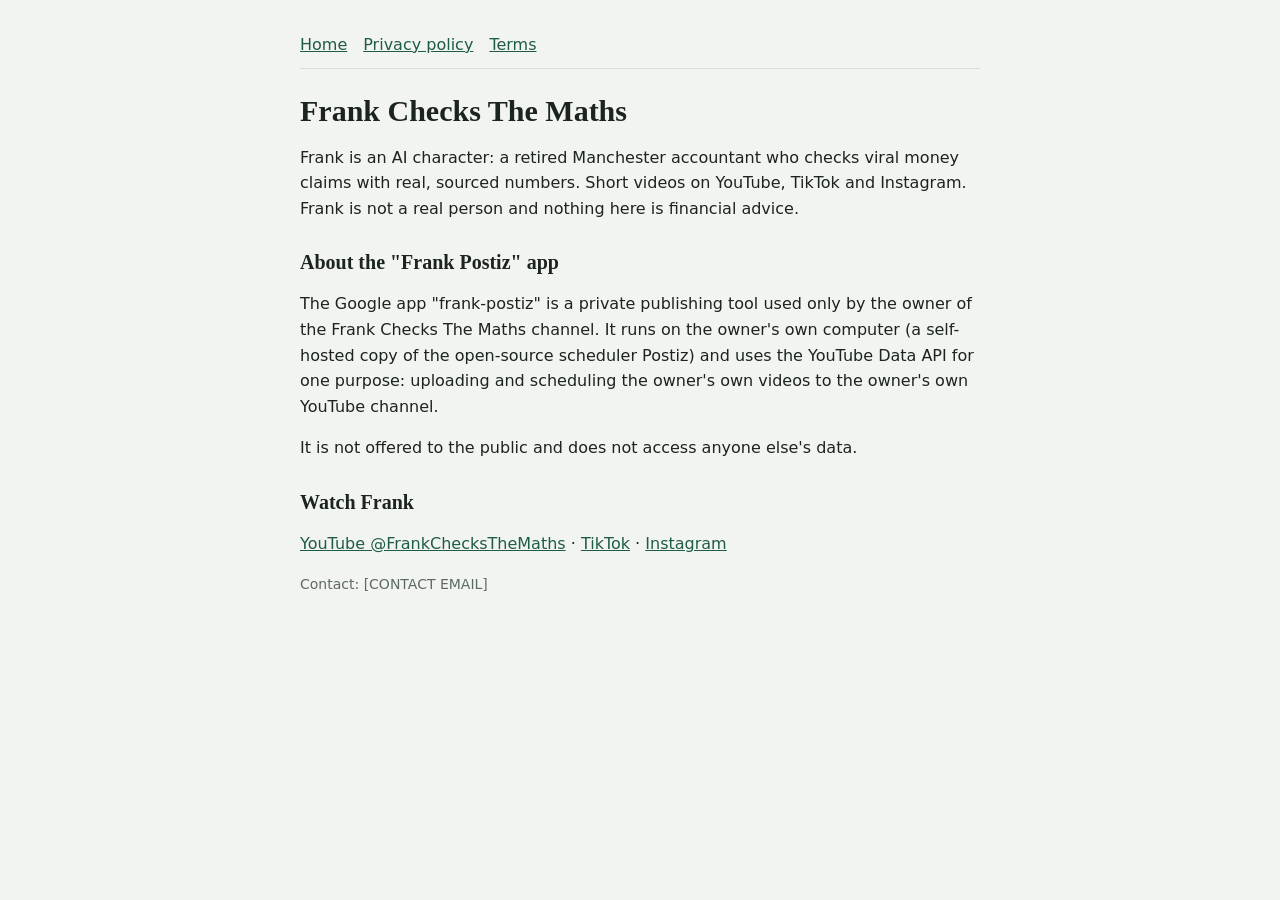
<file: index.html>
<!doctype html><html lang="en"><head><meta charset="utf-8"><meta name="viewport" content="width=device-width,initial-scale=1">
<title>Frank Checks The Maths</title><link rel="stylesheet" href="style.css">
<!-- GOOGLE SEARCH CONSOLE: paste the verification <meta> tag here -->
</head><body><main>
<nav><a href="index.html">Home</a><a href="privacy.html">Privacy policy</a><a href="terms.html">Terms</a></nav>
<h1>Frank Checks The Maths</h1>
<p>Frank is an AI character: a retired Manchester accountant who checks viral money claims with real, sourced numbers. Short videos on YouTube, TikTok and Instagram. Frank is not a real person and nothing here is financial advice.</p>
<h2>About the "Frank Postiz" app</h2>
<p>The Google app "frank-postiz" is a private publishing tool used only by the owner of the Frank Checks The Maths channel. It runs on the owner's own computer (a self-hosted copy of the open-source scheduler Postiz) and uses the YouTube Data API for one purpose: uploading and scheduling the owner's own videos to the owner's own YouTube channel.</p>
<p>It is not offered to the public and does not access anyone else's data.</p>
<h2>Watch Frank</h2>
<p><a href="https://www.youtube.com/@FrankChecksTheMaths">YouTube @FrankChecksTheMaths</a> · <a href="https://www.tiktok.com/@frankchecksthemaths">TikTok</a> · <a href="https://www.instagram.com/frankchecksthemaths/">Instagram</a></p>
<p class="muted">Contact: [CONTACT EMAIL]</p>
</main></body></html>
</file>
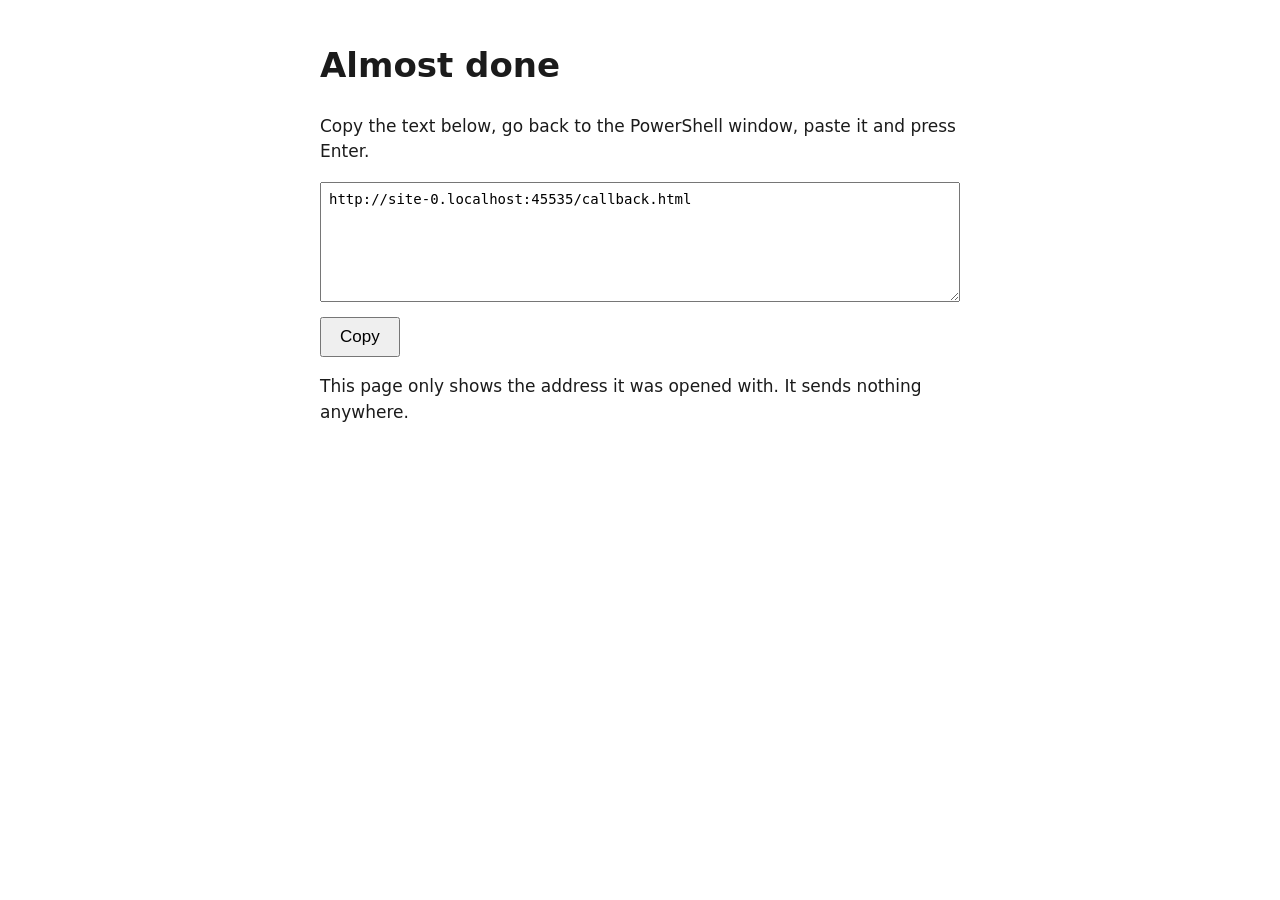
<file: callback.html>
<!doctype html>
<html lang="en">
<head>
<meta charset="utf-8">
<meta name="viewport" content="width=device-width, initial-scale=1">
<meta name="robots" content="noindex">
<title>Sign-in code</title>
<style>
  body { font: 17px/1.5 system-ui, sans-serif; max-width: 640px; margin: 40px auto; padding: 0 16px; color: #1b1b1b; background: #fff; }
  textarea { width: 100%; height: 120px; font: 14px monospace; padding: 8px; box-sizing: border-box; }
  button { font-size: 17px; padding: 8px 18px; margin-top: 8px; cursor: pointer; }
  .err { color: #a40000; }
</style>
</head>
<body>
<h1>Almost done</h1>
<p id="msg">Copy the text below, go back to the PowerShell window, paste it and press Enter.</p>
<textarea id="out" readonly></textarea>
<button id="copy">Copy</button>
<p>This page only shows the address it was opened with. It sends nothing anywhere.</p>
<script>
  var q = new URLSearchParams(location.search);
  document.getElementById('out').value = location.href;
  if (q.get('error')) {
    document.getElementById('msg').className = 'err';
    document.getElementById('msg').textContent = 'Sign-in was cancelled or refused: ' + q.get('error') + ' ' + (q.get('error_description') || '');
  }
  document.getElementById('copy').onclick = function () {
    var t = document.getElementById('out'); t.select();
    (navigator.clipboard ? navigator.clipboard.writeText(t.value) : Promise.reject()).catch(function () { document.execCommand('copy'); });
    this.textContent = 'Copied';
  };
</script>
</body>
</html>
</file>
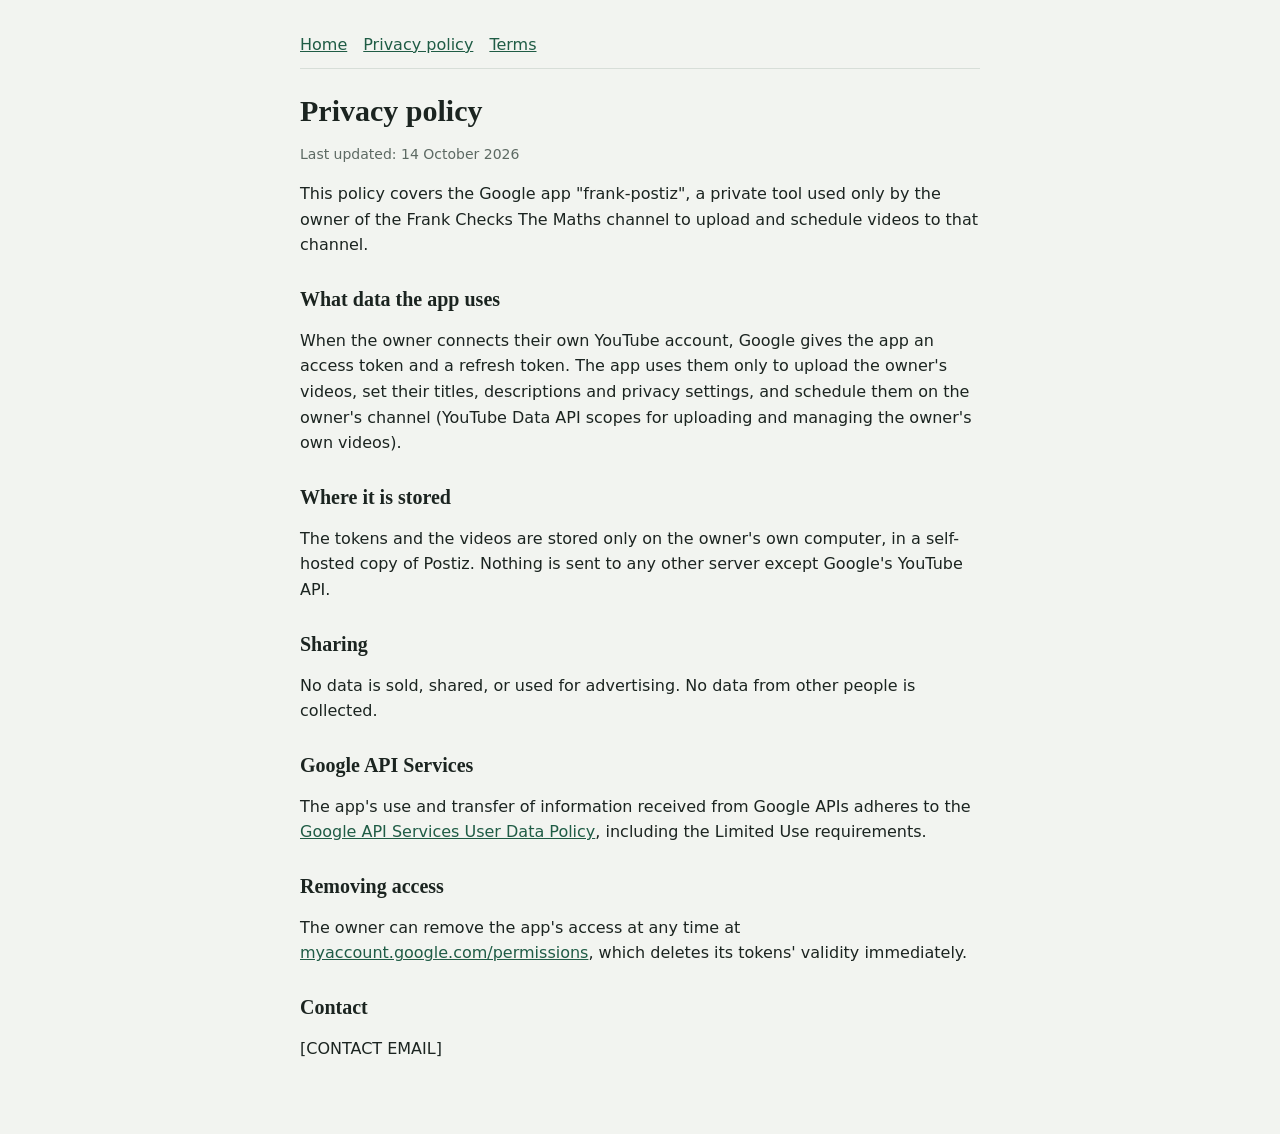
<file: privacy.html>
<!doctype html><html lang="en"><head><meta charset="utf-8"><meta name="viewport" content="width=device-width,initial-scale=1">
<title>Privacy policy - Frank Checks The Maths</title><link rel="stylesheet" href="style.css"></head><body><main>
<nav><a href="index.html">Home</a><a href="privacy.html">Privacy policy</a><a href="terms.html">Terms</a></nav>
<h1>Privacy policy</h1><p class="muted">Last updated: 14 October 2026</p>
<p>This policy covers the Google app "frank-postiz", a private tool used only by the owner of the Frank Checks The Maths channel to upload and schedule videos to that channel.</p>
<h2>What data the app uses</h2>
<p>When the owner connects their own YouTube account, Google gives the app an access token and a refresh token. The app uses them only to upload the owner's videos, set their titles, descriptions and privacy settings, and schedule them on the owner's channel (YouTube Data API scopes for uploading and managing the owner's own videos).</p>
<h2>Where it is stored</h2>
<p>The tokens and the videos are stored only on the owner's own computer, in a self-hosted copy of Postiz. Nothing is sent to any other server except Google's YouTube API.</p>
<h2>Sharing</h2>
<p>No data is sold, shared, or used for advertising. No data from other people is collected.</p>
<h2>Google API Services</h2>
<p>The app's use and transfer of information received from Google APIs adheres to the <a href="https://developers.google.com/terms/api-services-user-data-policy">Google API Services User Data Policy</a>, including the Limited Use requirements.</p>
<h2>Removing access</h2>
<p>The owner can remove the app's access at any time at <a href="https://myaccount.google.com/permissions">myaccount.google.com/permissions</a>, which deletes its tokens' validity immediately.</p>
<h2>Contact</h2><p>[CONTACT EMAIL]</p>
</main></body></html>
</file>
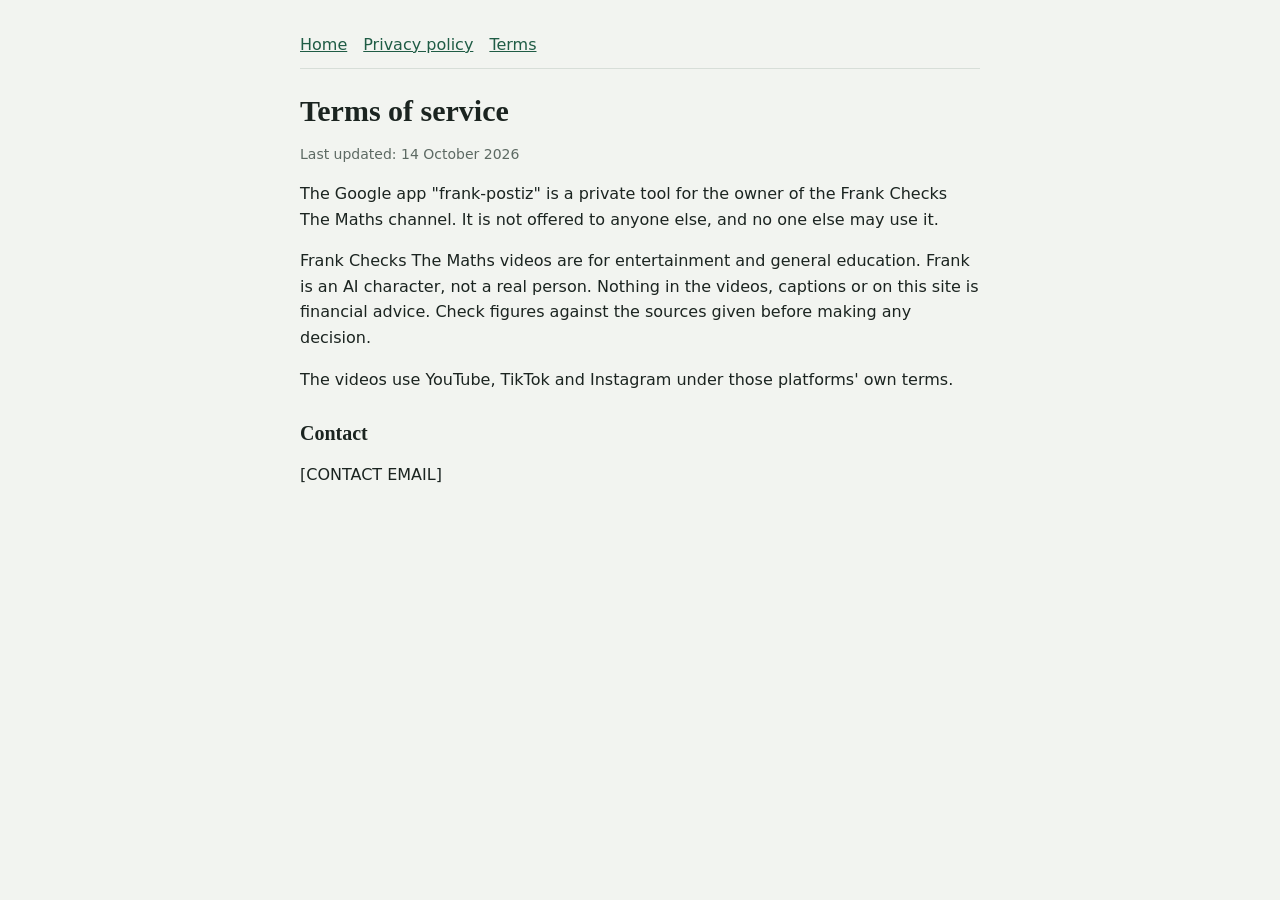
<file: terms.html>
<!doctype html><html lang="en"><head><meta charset="utf-8"><meta name="viewport" content="width=device-width,initial-scale=1">
<title>Terms - Frank Checks The Maths</title><link rel="stylesheet" href="style.css"></head><body><main>
<nav><a href="index.html">Home</a><a href="privacy.html">Privacy policy</a><a href="terms.html">Terms</a></nav>
<h1>Terms of service</h1><p class="muted">Last updated: 14 October 2026</p>
<p>The Google app "frank-postiz" is a private tool for the owner of the Frank Checks The Maths channel. It is not offered to anyone else, and no one else may use it.</p>
<p>Frank Checks The Maths videos are for entertainment and general education. Frank is an AI character, not a real person. Nothing in the videos, captions or on this site is financial advice. Check figures against the sources given before making any decision.</p>
<p>The videos use YouTube, TikTok and Instagram under those platforms' own terms.</p>
<h2>Contact</h2><p>[CONTACT EMAIL]</p>
</main></body></html>
</file>
<file: style.css>
:root{--bg:#f2f4f0;--ink:#1b2420;--muted:#5d6a63;--green:#1f5c45;--rule:#d7ded8}
@media (prefers-color-scheme:dark){:root{--bg:#121a16;--ink:#e5ece8;--muted:#9aa8a0;--green:#6fc3a0;--rule:#2c3a33}}
body{margin:0;background:var(--bg);color:var(--ink);font:16px/1.6 system-ui,-apple-system,"Segoe UI",sans-serif}
main{max-width:680px;margin:0 auto;padding:32px 16px 56px}
h1{font:700 30px/1.2 Georgia,serif;margin:0 0 6px}h2{font:700 20px/1.3 Georgia,serif;margin:28px 0 6px}
a{color:var(--green)}nav{display:flex;gap:16px;border-bottom:1px solid var(--rule);padding-bottom:10px;margin-bottom:24px;flex-wrap:wrap}
.muted{color:var(--muted);font-size:14px}
</file>
